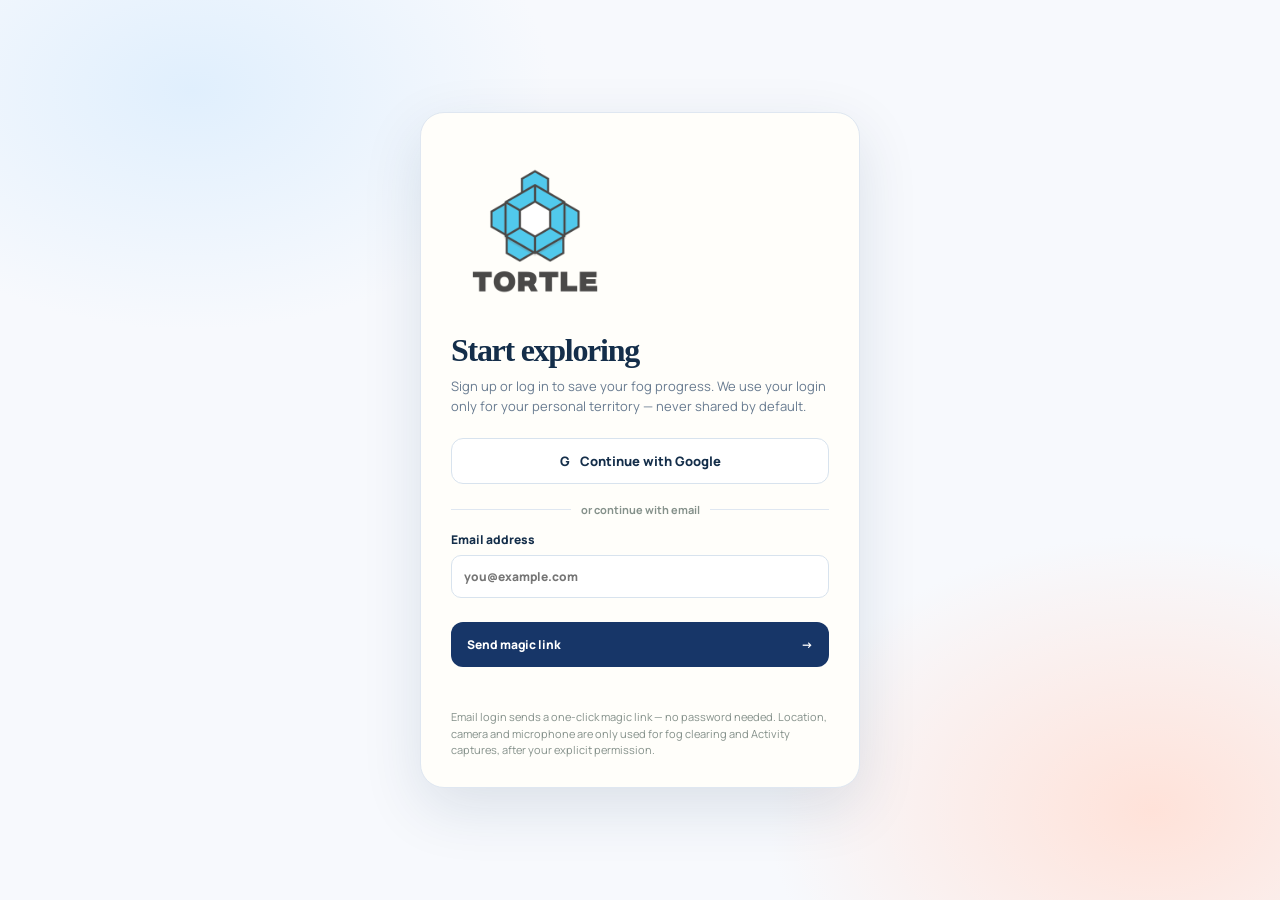
<file: auth.html>
<!DOCTYPE html>
<html lang="en">
<head>
  <meta charset="UTF-8">
  <meta name="viewport" content="width=device-width, initial-scale=1.0">
  <title>Tortle — Sign up / Log in</title>
  <link rel="stylesheet" href="app/style.css">
  <style>
    .auth-shell {
      min-height: 100vh;
      display: grid;
      place-items: center;
      padding: 32px 18px;
      background:
        radial-gradient(600px 400px at 15% 10%, #e0effd 0%, transparent 60%),
        radial-gradient(700px 500px at 90% 90%, #ffe2d9 0%, transparent 55%),
        var(--paper);
    }
    .auth-card {
      width: min(440px, 100%);
      background: #fffefa;
      border: 1px solid var(--line);
      border-radius: 24px;
      padding: 34px 30px 28px;
      box-shadow: 0 20px 60px rgba(17, 47, 80, 0.12);
    }
    .auth-card .brand { margin-bottom: 18px; }
    .auth-card h1 {
      font: 600 32px/1.1 Fraunces, serif;
      letter-spacing: -0.04em;
      margin: 0 0 8px;
    }
    .auth-copy { color: #687b90; font-size: 13px; line-height: 1.55; margin: 0 0 22px; }
    .google-btn {
      width: 100%;
      display: flex; align-items: center; justify-content: center; gap: 10px;
      border: 1px solid #d8e3ee; background: #fff; border-radius: 12px;
      padding: 13px 14px; font-weight: 800; font-size: 13px; color: var(--ink);
    }
    .google-btn:hover { border-color: #a8caea; }
    .divider {
      display: flex; align-items: center; gap: 10px;
      color: #84908a; font-size: 11px; font-weight: 700;
      margin: 18px 0 14px;
    }
    .divider::before, .divider::after {
      content: ""; height: 1px; background: var(--line); flex: 1;
    }
    .auth-field { display: block; font-size: 12px; font-weight: 800; margin: 0 0 10px; }
    .auth-field input {
      display: block; width: 100%; margin-top: 7px;
      border: 1px solid #d8e3ee; background: #fff; border-radius: 10px;
      padding: 12px; outline-color: #4c8fcf;
    }
    .auth-hint { font-size: 11px; color: #84908a; line-height: 1.5; margin: 12px 0 0; }
    .auth-status { font-size: 12px; font-weight: 700; margin: 12px 0 0; min-height: 18px; }
    .auth-status.ok { color: #1f8a4c; }
    .auth-status.err { color: #c0392b; }
  </style>
</head>
<body>
  <div class="auth-shell">
    <div class="auth-card">
      <a href="./index.html" class="brand auth-brand" aria-label="Tortle home">
        <img class="brand-logo" src="app/brand/main-logo-800.png" alt="Tortle" width="168">
      </a>
      <h1>Start exploring</h1>
      <p class="auth-copy">Sign up or log in to save your fog progress. We use your login only for your personal territory — never shared by default.</p>

      <button class="google-btn" id="googleButton" type="button">
        <span aria-hidden="true">G</span> Continue with Google
      </button>

      <div class="divider">or continue with email</div>

      <form id="emailForm">
        <label class="auth-field">
          Email address
          <input id="emailInput" type="email" required autocomplete="email" placeholder="you@example.com">
        </label>
        <button class="primary-button" type="submit" id="emailSubmit">
          Send magic link <span>&rarr;</span>
        </button>
      </form>

      <p class="auth-status" id="authStatus" role="status"></p>
      <p class="auth-hint">Email login sends a one-click magic link — no password needed. Location, camera and microphone are only used for fog clearing and Activity captures, after your explicit permission.</p>
    </div>
  </div>

  <script type="module">
    import { getSession, sendMagicLink, signInWithGoogle, supabase } from './app/auth.js';

    const statusEl = document.querySelector('#authStatus');
    const googleBtn = document.querySelector('#googleButton');
    const form = document.querySelector('#emailForm');
    const emailInput = document.querySelector('#emailInput');
    const submitBtn = document.querySelector('#emailSubmit');

    const params = new URLSearchParams(window.location.search);
    if (params.get('error')) {
      statusEl.textContent = 'Sign-in failed: ' + params.get('error');
      statusEl.className = 'auth-status err';
    }

    // Already signed in? Go straight to the app.
    getSession().then((session) => {
      if (session) window.location.replace('./index.html');
    });

    // Magic-link / OAuth redirect landing back on auth.html (e.g. misconfigured
    // Site URL): pick up the session then forward to the app.
    supabase.auth.onAuthStateChange((event, session) => {
      if ((event === 'SIGNED_IN' || event === 'TOKEN_REFRESHED') && session) {
        window.location.replace('./index.html');
      }
    });

    googleBtn.addEventListener('click', async () => {
      statusEl.textContent = 'Opening Google…';
      statusEl.className = 'auth-status';
      try {
        await signInWithGoogle();
      } catch (e) {
        statusEl.textContent = e.message || 'Google sign-in failed.';
        statusEl.className = 'auth-status err';
      }
    });

    form.addEventListener('submit', async (e) => {
      e.preventDefault();
      const email = emailInput.value.trim();
      if (!email) return;
      submitBtn.disabled = true;
      statusEl.textContent = 'Sending magic link…';
      statusEl.className = 'auth-status';
      try {
        await sendMagicLink(email);
        statusEl.textContent = 'Check your inbox — tap the magic link on this device to finish signing in.';
        statusEl.className = 'auth-status ok';
      } catch (err) {
        statusEl.textContent = err.message || 'Could not send magic link.';
        statusEl.className = 'auth-status err';
      } finally {
        submitBtn.disabled = false;
      }
    });
  </script>
</body>
</html>
</file>
<file: app/style.css>
@import url('https://fonts.googleapis.com/css2?family=DM+Mono:wght@500&family=Manrope:wght@400;500;600;700;800&display=swap');

:root {
  --ink: #142e4a;
  --muted: #708094;
  --paper: #f7f9fd;
  --line: #dfe7f1;
  --mint: #a9d8ff;
  --deep-mint: #2568ab;
  --coral: #ff836b;
  --navy: #112f50;
}

* {
  box-sizing: border-box;
}

html {
  height: 100%;
  overscroll-behavior: none;
  background: #d9e8f5;
}

body {
  margin: 0;
  min-width: 320px;
  background: #d9e8f5;
  color: var(--ink);
  font-family: Manrope, Arial, sans-serif;
  position: fixed;
  inset: 0;
  width: 100%;
  height: 100%;
  overflow: hidden;
  overscroll-behavior: none;
}

button,
input {
  font: inherit;
}

button {
  cursor: pointer;
}

.app-shell {
  /* Pinned, not vh-sized: dvh mis-measures in the PWA webview and leaves
   * a body strip below the shell. Fixed inset always fills the window. */
  position: fixed;
  inset: 0;
  overflow: hidden;
  overscroll-behavior: none;
  display: block;
}

.map-panel {
  position: relative;
  height: 100%;
  background: #d9e8f5;
  isolation: isolate;
  overflow: hidden;
}

.live-map {
  position: absolute;
  inset: 0;
  z-index: 0;
  width: 100%;
  height: 100%;
}

.map-topbar,
.content-header {
  position: relative;
  z-index: 3;
  display: flex;
  align-items: center;
  justify-content: space-between;
}

.map-topbar {
  padding: calc(28px + env(safe-area-inset-top, 0px)) 30px 28px;
}

/* Top-right cluster: Areas -> Tiles -> User, pinned right of the map */
.top-cluster {
  display: flex;
  align-items: center;
  gap: 10px;
  margin-left: auto;
}

.map-topbar .header-counts {
  align-items: center;
  padding: 5px 8px;
  background: rgba(248, 247, 242, 0.92);
  border: 1px solid rgba(255, 255, 255, 0.6);
  border-radius: 14px;
  box-shadow: 0 4px 16px rgba(21, 73, 60, 0.12);
}

.map-topbar .count-panel { padding: 0 5px; gap: 3px; }

.map-topbar .count-box {
  min-width: 30px;
  height: 27px;
  padding: 0 7px;
  font-size: 13px;
  border-radius: 8px;
}

.map-topbar .box-sublabel { display: none; }

.map-topbar .count-divider { margin: 1px 2px; }

.brand {
  color: var(--navy);
  font: 700 22px Manrope, sans-serif;
  text-decoration: none;
  letter-spacing: -0.04em;
  display: flex;
  align-items: center;
  gap: 7px;
}

.brand-logo {
  display: block;
  object-fit: contain;
}

.map-topbar .brand-logo { height: 64px; width: auto; }

.auth-brand {
  display: block;
  margin-bottom: 18px;
}

.auth-brand .brand-logo { width: 168px; height: auto; }



.icon-button {
  width: 38px;
  height: 38px;
  border-radius: 50%;
  border: 2px solid rgba(16, 54, 54, 0.35);
  background: #f5c76a;
  color: #153434;
  font-size: 12px;
  font-weight: 800;
}

.map-controls {
  position: absolute;
  z-index: 3;
  right: 24px;
  top: calc(140px + env(safe-area-inset-top, 0px));
  display: grid;
  gap: 9px;
}

.map-control {
  border: 0;
  width: 42px;
  height: 42px;
  border-radius: 13px;
  background: rgba(248, 247, 242, 0.92);
  color: var(--navy);
  font-size: 20px;
  box-shadow: 0 4px 16px rgba(21, 73, 60, 0.12);
  display: grid;
  place-items: center;
}

.map-legend {
  position: absolute;
  z-index: 3;
  left: 24px;
  top: 88px;
  display: flex;
  gap: 8px;
  flex-wrap: wrap;
}

/* Diagnostic readouts (V0 transient tuning). Top-left stack.
 * Superadmin gets both; admin gets zoom only. */
.zoom-level {
  position: absolute;
  z-index: 3;
  left: 24px;
  top: calc(88px + env(safe-area-inset-top, 0px));
  background: rgba(23, 54, 104, 0.85);
  color: #fff;
  border-radius: 999px;
  padding: 5px 11px;
  font-size: 11px;
  font-weight: 800;
  font-variant-numeric: tabular-nums;
  letter-spacing: 0.02em;
}

.tilt-level {
  position: absolute;
  z-index: 3;
  left: 24px;
  top: calc(118px + env(safe-area-inset-top, 0px));
  background: rgba(23, 54, 104, 0.85);
  color: #fff;
  border-radius: 999px;
  padding: 5px 11px;
  font-size: 11px;
  font-weight: 800;
  font-variant-numeric: tabular-nums;
  letter-spacing: 0.02em;
}

/* Superadmin only (tilt pill exists): the diagnostics button stacks under
 * the zoom + tilt pills on the left instead of the right edge. */
.map-panel:has(#tiltLevel) .map-controls {
  left: 24px;
  right: auto;
  top: calc(152px + env(safe-area-inset-top, 0px));
}

/* Quest maker dock: admin+ only, left column. Default (admin) sits under
 * the logo/pills; superadmin (tilt pill present, diagnostics at 152px)
 * stacks below the diagnostics button. */
.quest-dock {
  position: absolute;
  z-index: 3;
  left: 24px;
  top: calc(152px + env(safe-area-inset-top, 0px));
  display: grid;
  gap: 9px;
}

.quest-dock[hidden] { display: none !important; }

.map-panel:has(#tiltLevel) .quest-dock {
  top: calc(204px + env(safe-area-inset-top, 0px));
}

.quest-dock .map-control.armed {
  background: var(--navy);
  color: #fff;
}

/* Quest mode card: caption, muted pill, blank expanded detail. */
.quest-caption {
  position: absolute;
  top: 10px;
  left: 14px;
  z-index: 2;
  font: 700 9px "DM Mono", monospace;
  letter-spacing: 0.08em;
  text-transform: uppercase;
  color: var(--navy);
  line-height: 1;
}

.quest-caption[hidden] { display: none !important; }

.tile-state-pill.muted {
  opacity: 0.45;
  filter: grayscale(0.6);
}

/* Quest builder: the expanded quest card shows only the quest list —
 * every regular section stays buried no matter the rule order. */
.bottom-card.quest-mode.expanded .detail-content {
  display: block;
  flex: 1;
  min-height: 0;
}

.bottom-card.quest-mode.expanded .detail-content > :not(.quest-build-block) {
  display: none !important;
}

.quest-build-block { min-width: 0; }

.quest-build-block[hidden] { display: none !important; }

.quest-list {
  display: grid;
  gap: 8px;
  min-width: 0;
}

.quest-list > * { min-width: 0; }

.qempty {
  font-size: 12px;
  font-weight: 600;
  color: #8a9aa8;
  padding: 4px 2px;
}

.qrow {
  background: #fff;
  border: 1px solid var(--line);
  border-radius: 12px;
  overflow: hidden;
}

.qrow-main {
  display: flex;
  align-items: center;
  gap: 8px;
  width: 100%;
  padding: 12px;
  min-width: 0;
}

.qrow-main > * { min-width: 0; }

.qrow-main > .qpill,
.qrow-main > .qrow-nameedit { min-width: auto; }

.qrow-toggle {
  flex: 1;
  min-width: 0;
  background: transparent;
  border: 0;
  padding: 0;
  text-align: left;
}

.qrow-toggle[hidden] { display: none !important; }

/* Name Edit sits left of the status pill on open rows. */
.qrow-nameedit {
  flex: none;
  border: 1px solid #8fd0f2;
  background: #fff;
  color: #2a69aa;
  border-radius: 999px;
  padding: 4px 12px;
  font-size: 11px;
  font-weight: 800;
}

.qrow-nameedit[hidden] { display: none !important; }

/* Name-editing: the status pill collapses to a same-color dot. */
.qpill.dot {
  font-size: 0;
  width: 10px;
  height: 10px;
  padding: 0;
  border-radius: 50%;
  overflow: hidden;
}

.qname-row[hidden] { display: none !important; }

.qname-cancel {
  flex: none;
  border: 1px solid #cfd8de;
  background: #fff;
  color: var(--navy);
  border-radius: 10px;
  padding: 9px 12px;
  font-size: 12px;
  font-weight: 800;
}

.qrow-title {
  flex: 1;
  min-width: 0;
  font-size: 13px;
  font-weight: 800;
  white-space: nowrap;
  overflow: hidden;
  text-overflow: ellipsis;
  color: var(--ink);
}

.qpill {
  flex: none;
  font-size: 10px;
  font-weight: 800;
  border-radius: 999px;
  padding: 4px 10px;
}

.qpill.launched { background: #5cc581; color: #fff; }
.qpill.draft { background: #8fd0f2; color: #3a4b5e; }
.qpill.finished { background: #e8a33d; color: #3a4b5e; }

.qrow-detail {
  display: grid;
  gap: 8px;
  padding: 10px 12px 12px;
  border-top: 1px solid var(--line);
  min-width: 0;
}

.qrow-detail > * { min-width: 0; }

.qrow-detail[hidden] { display: none !important; }

.qmean {
  margin: 0;
  font-size: 11px;
  line-height: 1.5;
  color: #5b6b7a;
}

.qactions {
  display: flex;
  flex-wrap: wrap;
  gap: 8px;
  margin-top: 10px;
  min-width: 0;
}

.qactions > * { min-width: 0; }

.qact {
  flex: 1;
  min-width: 0;
  border-radius: 10px;
  padding: 9px 8px;
  font-size: 12px;
  font-weight: 800;
  border: 1px solid var(--navy);
  background: #fff;
  color: var(--navy);
  line-height: 1.4;
  overflow-wrap: anywhere;
}

.qact.primary {
  background: var(--navy);
  color: #fff;
}

.qact.danger {
  border-color: #e53935;
  color: #b0322b;
}

.obj-del {
  flex: none;
  border: 1px solid #e53935;
  background: #fff;
  color: #b0322b;
  border-radius: 999px;
  padding: 4px 12px;
  font-size: 11px;
  font-weight: 800;
}

.obj-del:disabled { opacity: 0.5; }

/* Quest objectives: entry card (field + tool pick + save), then the
 * radio list of saved objective cards. */
.obj-sec-label {
  margin-top: 4px;
  font: 700 9px "DM Mono", monospace;
  letter-spacing: 0.08em;
  text-transform: uppercase;
  color: #6e8278;
  line-height: 1;
}

.obj-entry {
  display: grid;
  gap: 8px;
  border: 1px solid var(--line);
  background: #f7f9fd;
  border-radius: 12px;
  padding: 10px;
  min-width: 0;
}

.obj-entry > * { min-width: 0; }

.obj-entry[hidden] { display: none !important; }

/* Quest row name editor (drafts + Edit-toggled rows). */
.qname-row {
  display: flex;
  gap: 8px;
}

.qname-row input {
  flex: 1;
  min-width: 0;
  border: 1px solid #d8e3ee;
  background: #fff;
  border-radius: 10px;
  padding: 9px 12px;
  font-size: 13px;
  font-weight: 700;
  color: var(--ink);
  outline-color: #4c8fcf;
}

.qname-save {
  flex: none;
  border: 0;
  border-radius: 10px;
  padding: 9px 16px;
  background: var(--navy);
  color: #fff;
  font-size: 12px;
  font-weight: 800;
}

.qname-save:disabled { opacity: 0.5; }

/* Read-only objective lists: entry + row edits hide, radios stay live. */
.obj-locked .obj-entry,
.obj-locked .obj-edit,
.obj-locked .obj-del,
.obj-locked .obj-roles { display: none !important; }

/* Quest card breathing room: status clears the chevron corner. */
.bottom-card.quest-mode .tile-sub-row {
  padding-right: 48px;
}

.obj-entry input {
  width: 100%;
  min-width: 0;
  max-width: 100%;
  box-sizing: border-box;
  border: 1px solid #d8e3ee;
  background: #fff;
  border-radius: 10px;
  padding: 10px 12px;
  font-size: 13px;
  font-weight: 600;
  color: var(--ink);
  outline-color: #4c8fcf;
}

.obj-entry input::placeholder {
  color: #9fb0c3;
  font-weight: 600;
}

.obj-tools {
  display: grid;
  grid-template-columns: repeat(3, 1fr);
  gap: 8px;
  min-width: 0;
}

.obj-tools > * { min-width: 0; }

.obj-tool {
  display: flex;
  flex-direction: column;
  align-items: center;
  gap: 4px;
  border: 1px solid var(--line);
  background: #fff;
  border-radius: 12px;
  padding: 10px 4px;
  color: #2a69aa;
  font-size: 11px;
  font-weight: 800;
  min-width: 0;
  overflow-wrap: anywhere;
}

.obj-tool.selected {
  border-color: var(--navy);
  background: #e0effd;
  color: var(--navy);
}

.obj-entry-foot {
  display: flex;
  gap: 8px;
}

.obj-cancel {
  flex: 1;
  border: 1px solid #cfd8de;
  background: #fff;
  border-radius: 10px;
  padding: 10px;
  font-size: 12px;
  font-weight: 800;
  color: var(--navy);
}

.obj-cancel[hidden] { display: none !important; }

.obj-save {
  flex: 2;
  border: 0;
  border-radius: 10px;
  padding: 10px;
  font-size: 12px;
  font-weight: 800;
  background: var(--navy);
  color: #fff;
}

.obj-save:disabled { opacity: 0.5; }

.obj-list {
  display: grid;
  gap: 8px;
}

.obj-row {
  display: flex;
  align-items: center;
  gap: 9px;
  background: #fff;
  border: 1px solid var(--line);
  border-radius: 12px;
  padding: 10px 12px;
  min-width: 0;
  max-width: 100%;
}

.obj-row > * { min-width: 0; }

.obj-row > .obj-radio,
.obj-row > .obj-tool-tag,
.obj-row > .obj-pin,
.obj-row > .obj-edit,
.obj-row > .obj-del,
.obj-row > .obj-role,
.obj-row > .obj-roles { min-width: auto; }

.obj-radio {
  flex: none;
  width: 20px;
  height: 20px;
  border-radius: 50%;
  border: 2px solid var(--navy);
  background: #fff;
  padding: 0;
}

.obj-radio.on {
  background: var(--navy);
  box-shadow: inset 0 0 0 3px #fff;
}

.obj-text {
  flex: 1;
  min-width: 0;
  font-size: 12px;
  font-weight: 700;
  white-space: nowrap;
  overflow: hidden;
  text-overflow: ellipsis;
  color: var(--ink);
}

.obj-tool-tag {
  flex: none;
  font-size: 10px;
  font-weight: 800;
  border-radius: 999px;
  padding: 3px 9px;
  background: #e2effb;
  color: #2a69aa;
}

.obj-edit {
  flex: none;
  border: 1px solid #8fd0f2;
  background: #fff;
  color: #2a69aa;
  border-radius: 999px;
  padding: 4px 12px;
  font-size: 11px;
  font-weight: 800;
}

/* Quest search: separate floating container riding the quest card top. */
.search-bar {
  position: absolute;
  z-index: 1;
  left: 0;
  right: 0;
  display: flex;
  gap: 8px;
  background: transparent;
  border: 0;
  box-shadow: none;
  pointer-events: none;
}

.search-bar[hidden] { display: none !important; }

.search-bar > * { pointer-events: auto; }

.search-bar input {
  flex: 1;
  min-width: 0;
  border: 1px solid var(--line);
  background: rgba(255, 255, 255, 0.96);
  border-radius: 12px;
  padding: 10px 14px;
  font-size: 13px;
  font-weight: 600;
  color: var(--ink);
  outline-color: #4c8fcf;
  box-shadow: 0 4px 16px rgba(21, 73, 60, 0.12);
}

.search-bar input::placeholder {
  color: #9fb0c3;
  font-weight: 600;
}

.search-bar button {
  flex: none;
  border: 0;
  border-radius: 12px;
  padding: 10px 18px;
  background: var(--navy);
  color: #fff;
  font-size: 12px;
  font-weight: 800;
  box-shadow: 0 4px 16px rgba(21, 73, 60, 0.12);
}

/* Live Explore pill: lives in the toolbar, above the card. */
.map-tracking {
  box-shadow: 0 4px 16px rgba(21, 73, 60, 0.12);
}

.legend-chip {
  background: rgba(248, 247, 242, 0.9);
  border-radius: 999px;
  padding: 5px 9px;
  font-size: 10px;
  font-weight: 700;
  color: var(--navy);
  display: flex;
  align-items: center;
  gap: 6px;
}

.swatch {
  width: 10px;
  height: 10px;
  border-radius: 2px;
}

.swatch.fog {
  background: #3a4b5e;
}
.swatch.activated {
  background: #8fd0f2;
}
.swatch.cleared {
  background: #5cc581;
}

.map-control svg {
  display: block;
}

.map-control.active {
  background: var(--navy);
  color: #fff;
}

/* Sandbox joystick pad: bottom-left, above the summary card. */
.joystick {
  position: absolute;
  z-index: 3;
  left: 24px;
  bottom: calc(210px + env(safe-area-inset-bottom, 0px));
  display: grid;
  gap: 8px;
  justify-items: center;
}

.joystick[hidden] {
  display: none;
}

.joy-base {
  width: 120px;
  height: 120px;
  border-radius: 50%;
  background: rgba(248, 247, 242, 0.92);
  box-shadow: 0 4px 16px rgba(21, 73, 60, 0.12);
  display: grid;
  place-items: center;
  touch-action: none;
  cursor: pointer;
}

.joy-nub {
  width: 52px;
  height: 52px;
  border-radius: 50%;
  background: var(--navy);
  box-shadow: 0 2px 8px rgba(17, 47, 80, 0.35);
}

.joy-tag {
  margin: 0;
  font: 700 9px "DM Mono", monospace;
  letter-spacing: 0.08em;
  color: #fff;
  background: rgba(23, 54, 104, 0.8);
  padding: 3px 8px;
  border-radius: 999px;
}

/* Card dock: bottom-anchored column. The float stack (recenter + Explore
 * Live) rides directly above the card and follows it as it expands. */
.card-dock {
  position: absolute;
  z-index: 4;
  left: 12px;
  right: 12px;
  /* Floor: average phone is 360–430 CSS px wide — the card never
   * collapses below 320px no matter how small the card gets. */
  min-width: 320px;
  /* Flush to the edge over live map: the home indicator floats over the
   * card instead of a solid bar sitting below it. */
  bottom: 12px;
  display: flex;
  flex-direction: column;
  align-items: stretch;
  pointer-events: none;
}

.card-dock > * { pointer-events: auto; }

/* Toolbar: media + Live Explore + recenter in one transparent container,
 * pinned above the collapsed card. The card layers above it, so an
 * expanding card slides over and covers it. */
.tool-bar {
  position: absolute;
  z-index: 1;
  left: 0;
  right: 0;
  display: flex;
  align-items: center;
  gap: 10px;
  background: transparent;
  border: 0;
  box-shadow: none;
  pointer-events: none;
}

.tool-bar > * { pointer-events: auto; }

.tool-bar[hidden] { display: none !important; }

/* Floating voice recorder: pinned above the toolbar, never inside or
 * under the card. The card neither opens nor covers it. */
.voice-panel {
  position: absolute;
  z-index: 3;
  left: 0;
  right: 0;
  pointer-events: auto;
}

.voice-panel[hidden] { display: none !important; }

.voice-panel .capture-area {
  margin-top: 0;
  box-shadow: 0 10px 30px rgba(15, 64, 54, 0.22);
}

.tool-bar .capture-rail {
  align-items: flex-start;
}

.tool-bar .tool-recenter {
  margin-left: auto;
}

.bottom-card {
  position: relative;
  z-index: 2;
  border: 1px solid rgba(255, 255, 255, 0.6);
  background: rgba(248, 247, 242, 0.94);
  border-radius: 18px;
  box-shadow: 0 10px 30px rgba(15, 64, 54, 0.16);
  backdrop-filter: blur(8px);
  max-height: calc(100% - 170px);
  display: flex;
  flex-direction: column;
  overflow: hidden;
  /* No scope for horizontal scrolling anywhere in the card: content
   * resizes to the card, never bleeds past its right edge. */
  overflow-x: clip;
  min-width: 0;
}

.card-handle {
  display: flex;
  justify-content: center;
  padding: 8px 0 0;
  flex: none;
}

.card-handle span {
  width: 36px;
  height: 4px;
  border-radius: 999px;
  background: #d9e2ee;
}

.map-summary {
  display: flex;
  align-items: flex-start;
  gap: 12px;
  padding: 8px 17px 16px;
  cursor: pointer;
  flex: none;
}

.summary-text {
  flex: 1;
  min-width: 0;
}

.detail-content {
  display: none;
  overflow-y: auto;
  overflow-x: clip;
  overscroll-behavior: contain;
  padding: 4px 17px 20px;
  border-top: 1px solid var(--line);
  -webkit-overflow-scrolling: touch;
  min-width: 0;
}

.bottom-card.expanded .detail-content {
  display: block;
}

@media (min-width: 700px) {
  .card-dock {
    left: 25px;
    right: auto;
    width: min(430px, calc(100vw - 50px));
  }
}

.eyebrow {
  margin: 0 0 5px;
  color: #6e8278;
  font: 500 10px "DM Mono", monospace;
  letter-spacing: 0.1em;
  text-transform: uppercase;
}

.territory-title {
  margin: 0;
  font: 800 18px Manrope, sans-serif;
  letter-spacing: -0.02em;
}

.title-stack {
  display: flex;
  flex-direction: column;
  align-items: flex-start;
  gap: 2px;
  min-width: 0;
  flex: 1;
}

/* My City header: title stack top-left, counts flush right */
.city-header {
  display: flex;
  align-items: flex-start;
  justify-content: space-between;
  gap: 12px;
  margin-bottom: 10px;
}

.city-header .header-counts {
  margin-left: auto;
}

.header-counts {
  display: flex;
  align-items: stretch;
  gap: 0;
  flex: none;
  background: transparent;
  border: none;
  border-radius: 12px;
  padding: 7px 6px;
  box-shadow: none;
}

.count-panel {
  display: flex;
  flex-direction: column;
  align-items: center;
  gap: 5px;
  padding: 0 8px;
}

.panel-title {
  font: 700 9px "DM Mono", monospace;
  letter-spacing: 0.08em;
  text-transform: uppercase;
  color: #6e8278;
  line-height: 1;
}

.count-divider {
  width: 1px;
  align-self: stretch;
  background: var(--line);
  margin: 2px 4px;
}

.count-item {
  display: flex;
  flex-direction: column;
  align-items: center;
  gap: 3px;
}

.count-boxes {
  display: flex;
  gap: 6px;
}

.count-box {
  position: relative;
  min-width: 38px;
  height: 34px;
  padding: 0 10px;
  display: grid;
  place-items: center;
  background: #fff;
  border: 1px solid var(--line);
  border-radius: 9px;
  font: 800 15px "DM Mono", monospace;
  font-variant-numeric: tabular-nums;
  line-height: 1;
  box-shadow: 0 1px 4px rgba(16, 46, 74, 0.06);
}

.count-box.activated b {
  color: #8fd0f2;
}

.count-box.unlocked b {
  color: #5cc581;
}

.count-box.neutral b {
  color: var(--navy);
}

.box-dot {
  position: absolute;
  top: -4px;
  right: -4px;
  width: 9px;
  height: 9px;
  border-radius: 50%;
  border: 2px solid rgba(248, 247, 242, 0.94);
  box-shadow: 0 0 0 1px rgba(0,0,0,0.04);
}

.box-dot.blue {
  background: #8fd0f2;
}

.box-dot.green {
  background: #5cc581;
}

.box-sublabel {
  font: 600 8px "DM Mono", monospace;
  letter-spacing: 0.04em;
  text-transform: uppercase;
  color: #6e8278;
  line-height: 1;
}

.count-label {
  font: 600 9px "DM Mono", monospace;
  letter-spacing: 0.06em;
  text-transform: uppercase;
  color: #6e8278;
  line-height: 1;
}

.area-name {
  margin: 0;
  color: #667874;
  font: 600 12px Manrope, sans-serif;
  white-space: nowrap;
  overflow: hidden;
  text-overflow: ellipsis;
  max-width: 100%;
}

.hex-line {
  margin: 1px 0 0;
  color: #8a9aa8;
  font: 500 10px "DM Mono", monospace;
  letter-spacing: 0.02em;
  white-space: nowrap;
  overflow: hidden;
  text-overflow: ellipsis;
}

/* Row 1: tile name + Save/Edit, clear of the chevron corner. */
.tile-info-row {
  display: flex;
  align-items: center;
  justify-content: flex-start;
  gap: 10px;
  margin-bottom: 0;
  /* Chevron occupies the card's top-right corner — keep the row short
   * of it so nothing runs underneath. */
  padding-right: 48px;
}

/* Row 2: info left (aligned to the name above), status hard right. */
.tile-sub-row {
  display: flex;
  align-items: center;
  justify-content: flex-start;
  gap: 10px;
  margin-top: 10px;
  margin-bottom: 10px;
}

.tile-sub-row .title-stack {
  min-width: 0;
  flex: 1;
}

/* Status rides the card's right edge: label right-aligned over the pill. */
.tile-sub-row .tile-status-block {
  margin-left: auto;
  align-items: flex-end;
}

.tile-sub-row .status-label {
  text-align: right;
}

.title-save[hidden] { display: none !important; }

/* Floating quest entry: anchored over the tapped tile (positioned from JS
 * by projecting the tile center). Visible in quest mode only, while the
 * card is collapsed. */
.quest-create-float {
  position: absolute;
  z-index: 4;
  transform: translate(-50%, -130%);
  border: 0;
  border-radius: 999px;
  padding: 10px 20px;
  background: var(--navy);
  color: #fff;
  font-size: 12px;
  font-weight: 800;
  white-space: nowrap;
  box-shadow: 0 8px 24px rgba(17, 47, 80, 0.35);
}

.quest-create-float[hidden] { display: none !important; }

/* Row 2: tile name field shares the row with the status block + button. */
.tile-info-row input {
  flex: 1;
  min-width: 0;
  border: 1px solid var(--line);
  background: #fff;
  border-radius: 10px;
  padding: 9px 12px;
  font-size: 13px;
  font-weight: 700;
  color: var(--ink);
  outline-color: #4c8fcf;
}

.tile-info-row input::placeholder {
  color: #9fb0c3;
  font-weight: 600;
}

.title-save {
  flex: none;
  border: 1px solid var(--navy);
  border-radius: 10px;
  padding: 6px 12px;
  background: var(--navy);
  color: #fff;
  font-size: 11px;
  font-weight: 800;
}

/* Edit variant: sky blue border and text. */
.title-save.is-edit {
  background: #fff;
  border-color: #8fd0f2;
  color: #8fd0f2;
}

/* Saved title: title font in place of the field. */
.tile-title-display {
  flex: 1;
  min-width: 0;
  margin: 0;
  padding: 9px 2px;
  font: 800 17px Manrope, sans-serif;
  letter-spacing: -0.02em;
  color: var(--ink);
  white-space: nowrap;
  overflow: hidden;
  text-overflow: ellipsis;
}

.tile-title-display[hidden],
.tile-info-row input[hidden] { display: none !important; }

/* Locked/Activated stand-in: title font, lighter dark grey. */
.tile-title-message {
  flex: 1;
  min-width: 0;
  margin: 0;
  padding: 9px 2px;
  font: 800 17px Manrope, sans-serif;
  letter-spacing: -0.02em;
  color: #6b7c8f;
  white-space: nowrap;
  overflow: hidden;
  text-overflow: ellipsis;
}

.tile-title-message[hidden] { display: none !important; }

/* Persistent small-caps label over the state pill. */
.tile-status-block {
  display: flex;
  flex-direction: column;
  align-items: flex-start;
  gap: 4px;
  flex: none;
}

.status-label {
  font: 700 9px "DM Mono", monospace;
  letter-spacing: 0.08em;
  text-transform: uppercase;
  color: #6e8278;
  line-height: 1;
}

.title-dialog-actions {
  display: flex;
  gap: 8px;
  margin-top: 4px;
}

.title-dialog-btn {
  flex: 1;
  border-radius: 10px;
  padding: 12px;
  font-size: 13px;
  font-weight: 800;
}

.title-dialog-btn.solid {
  border: 0;
  background: var(--navy);
  color: #fff;
}

.title-dialog-btn.ghost {
  border: 1px solid #cfd8de;
  background: #fff;
  color: var(--navy);
}

.tile-info-row .title-stack {
  min-width: 0;
  /* Don't grow: the pill clusters directly beside the tile info text
   * instead of being shoved to the card's right edge. */
  flex: 0 1 auto;
}

.tile-state-pill {
  flex: none;
  border-radius: 999px;
  padding: 5px 12px;
  font-size: 11px;
  font-weight: 800;
}

.tile-state-pill[hidden] { display: none !important; }

.tile-state-pill.is-locked {
  background: #3a4b5e;
  color: #fff;
}

.tile-state-pill.is-active {
  background: #8fd0f2;
  color: #3a4b5e;
}

.tile-state-pill.is-open {
  background: #5cc581;
  color: #fff;
  border: 1px solid #5cc581;
}

/* Quest tile states: quest count in amber. */
.tile-state-pill.is-quests {
  background: #e8a33d;
  color: #3a4b5e;
  border: 1px solid #e8a33d;
}

/* Author display rules beat the UA [hidden] style — re-assert it so
 * Open tiles truly hide the countdown row + progress track. */
.countdown-row[hidden],
.progress-track[hidden] { display: none !important; }

.countdown-row {
  display: flex;
  align-items: center;
  justify-content: flex-start;
  gap: 6px;
  font-size: 11px;
  color: #667874;
  margin-bottom: 8px;
}

.countdown-text {
  flex: none;
  min-width: 0;
}

.countdown-text b {
  color: var(--navy);
  font-variant-numeric: tabular-nums;
}

.countdown-row.unlocked .countdown-text {
  color: #1f8a4c;
  font-weight: 800;
}

.lock-icon {
  display: grid;
  place-items: center;
  flex: none;
  color: var(--navy);
}

.lock-icon svg {
  display: block;
}

.countdown-row.unlocked .lock-icon {
  color: #1f8a4c;
}

/* Legacy progress-row kept for expanded detail blocks (not the summary card) */
.progress-row {
  display: flex;
  justify-content: space-between;
  font-size: 11px;
  color: #667874;
  margin-bottom: 8px;
}

.progress-track {
  height: 6px;
  background: #e4ece5;
  border-radius: 999px;
  overflow: hidden;
  position: relative;
}

#tileProgressTrack {
  margin-top: 10px;
  width: 100%;
}

.progress-track span {
  display: block;
  height: 100%;
  width: 0;
  border-radius: inherit;
  background: var(--deep-mint);
  transition: width 0.5s ease;
}

.progress-track.unlocked span {
  background: #5cc581;
}

.user-puck {
  width: 18px;
  height: 18px;
  border-radius: 50%;
  background: #2a69aa;
  border: 3px solid #fff;
  box-shadow: 0 0 0 8px rgba(42, 105, 170, 0.18);
}

.content-header {
  gap: 20px;
  padding-top: 18px;
}

.content-header h1 {
  font: 600 clamp(33px, 4vw, 50px) / 1.04 Manrope, sans-serif;
  letter-spacing: -0.045em;
  margin: 0;
}

.status-pill {
  flex: none;
  display: flex;
  gap: 8px;
  align-items: center;
  color: #2568ab;
  background: #dceeff;
  border: 0;
  border-radius: 999px;
  padding: 10px 13px;
  font-size: 11px;
  font-weight: 700;
}

.status-pill i {
  width: 7px;
  height: 7px;
  border-radius: 50%;
  background: #1f8a4c;
}

.status-pill.live i {
  background: #2ed67c;
  box-shadow: 0 0 10px 2px rgba(46, 214, 124, 0.9);
}

.stat-grid {
  display: grid;
  grid-template-columns: repeat(3, 1fr);
  gap: 12px;
  margin: 38px 0 42px;
}

.stat-card {
  display: flex;
  align-items: center;
  gap: 11px;
  border: 1px solid var(--line);
  background: #fffefa;
  border-radius: 15px;
  padding: 15px 13px;
}

.streak-card {
  background: #173d68;
  color: #fff;
  border-color: #173d68;
}

.stat-icon {
  display: grid;
  place-items: center;
  width: 30px;
  height: 30px;
  border-radius: 10px;
  color: #e4fff5;
  background: #2b5f94;
  font-size: 17px;
}

.stat-icon.mint {
  background: #deefff;
  color: #2a69aa;
}

.stat-icon.coral {
  background: #ffe2d9;
  color: #dc6755;
}

.stat-value {
  margin: 0;
  font-weight: 800;
  font-size: 17px;
  white-space: nowrap;
}

.stat-label {
  margin: 1px 0 0;
  color: #73817b;
  font-size: 10px;
  white-space: nowrap;
}

.streak-card .stat-label {
  color: #b3ccc1;
}

.section-block {
  border-top: 1px solid var(--line);
  padding: 29px 0;
}

#unlockingSection {
  border-top: none;
  padding-top: 8px;
}

.section-heading {
  display: flex;
  align-items: end;
  justify-content: space-between;
  gap: 14px;
  margin-bottom: 16px;
}

.section-heading h2 {
  font: 600 23px Manrope, sans-serif;
  letter-spacing: -0.035em;
  margin: 0;
}

.text-button {
  border: 0;
  background: transparent;
  color: #2568ab;
  font-size: 11px;
  font-weight: 800;
  padding: 4px 0;
}

.next-unlock-card {
  display: flex;
  align-items: center;
  gap: 17px;
  padding: 17px;
  border-radius: 16px;
  background: #e4f0fb;
}

.mini-hex {
  width: 45px;
  height: 45px;
  clip-path: polygon(25% 6%, 75% 6%, 100% 50%, 75% 94%, 25% 94%, 0 50%);
  display: grid;
  place-items: center;
  flex: none;
  color: #173d68;
  font-size: 18px;
  background: #9bdaff;
}

.unlock-copy {
  flex: 1;
}

.unlock-copy h3 {
  margin: 0 0 3px;
  font: 600 18px Manrope, sans-serif;
}

.unlock-copy p {
  margin: 0;
  color: #5d736b;
  font-size: 11px;
  line-height: 1.45;
}

.understood-button {
  margin-top: 16px;
  width: 100%;
  border: 0;
  border-radius: 12px;
  padding: 12px 16px;
  background: var(--navy);
  color: #fff;
  font-weight: 800;
  font-size: 12px;
}

.collapsed-bar {
  display: flex;
  align-items: center;
  justify-content: space-between;
  width: 100%;
  border: 1px solid var(--line);
  background: #fff;
  border-radius: 14px;
  padding: 14px 16px;
  font-weight: 700;
  font-size: 13px;
  color: var(--ink);
}

.collapsed-bar[hidden] { display: none !important; }

.collapsed-bar .info-icon {
  display: grid;
  place-items: center;
  width: 28px;
  height: 28px;
  border-radius: 50%;
  background: var(--navy);
  color: #fff;
}

.unlocking-content[hidden] { display: none !important; }

.dark {
  background: #cbdcec;
}

.dark span {
  background: #9bdaff;
}

.arrow-button {
  width: 33px;
  height: 33px;
  border: 0;
  border-radius: 50%;
  background: var(--navy);
  color: white;
  font-size: 21px;
  display: grid;
  place-items: center;
}

.section-subtitle {
  margin: -8px 0 14px;
  color: #6e8278;
  font-size: 11px;
  line-height: 1.4;
}

.activity-choices {
  display: grid;
  grid-template-columns: repeat(3, 1fr);
  gap: 10px;
}

.activity-choice {
  aspect-ratio: 1;
  padding: 12px 8px;
  text-align: center;
  display: flex;
  flex-direction: column;
  align-items: center;
  justify-content: center;
  gap: 8px;
  border: 1px solid var(--line);
  border-radius: 14px;
  background: white;
  color: var(--ink);
  transition: transform 0.2s, border-color 0.2s, box-shadow 0.2s;
}

.activity-choice:hover {
  transform: translateY(-2px);
  border-color: #a8caea;
  box-shadow: 0 6px 15px rgba(30, 80, 69, 0.08);
}

.activity-choice.muted,
.activity-choice:disabled {
  opacity: 0.35;
  filter: grayscale(0.6);
  cursor: not-allowed;
}

.activity-choice.muted:hover,
.activity-choice:disabled:hover {
  transform: none;
  border-color: var(--line);
  box-shadow: none;
}

.activity-choice b {
  display: block;
  font-size: 12px;
  font-weight: 700;
  line-height: 1.2;
}

.choice-icon {
  display: grid;
  place-items: center;
  width: 32px;
  height: 32px;
  border-radius: 9px;
  background: #e2effb;
  color: #2a69aa;
  font-weight: 800;
  flex: none;
}

.capture-area {
  margin-top: 14px;
  border: 1px solid var(--line);
  border-radius: 14px;
  background: #fff;
  padding: 14px;
  display: grid;
  gap: 10px;
}

.capture-area[hidden] { display: none !important; }

.capture-tabs {
  display: flex;
  gap: 8px;
  align-items: center;
}

.capture-tab {
  border: 1px solid var(--line);
  background: #f7f9fd;
  border-radius: 999px;
  padding: 6px 12px;
  font-size: 11px;
  font-weight: 700;
}

.capture-tab.active {
  background: var(--navy);
  color: #fff;
  border-color: var(--navy);
}

.capture-close {
  margin-left: auto;
  border: 0;
  background: transparent;
  font-size: 18px;
  line-height: 1;
  padding: 4px 8px;
}

#photoPreview {
  width: 100%;
  max-height: 220px;
  background: #000;
  border-radius: 10px;
  object-fit: cover;
}

#photoThumb {
  width: 100%;
  max-height: 220px;
  border-radius: 10px;
  object-fit: cover;
}

.capture-actions {
  display: flex;
  flex-wrap: wrap;
  gap: 8px;
  align-items: center;
}

.capture-btn {
  border: 1px solid var(--line);
  background: #fff;
  border-radius: 999px;
  padding: 8px 12px;
  font-size: 11px;
  font-weight: 700;
}

.capture-btn.primary {
  background: var(--navy);
  color: #fff;
  border-color: var(--navy);
}

.capture-btn[hidden] { display: none !important; }

.capture-hint {
  color: #8a9aa8;
  font-size: 10px;
}

.voice-bar {
  display: flex;
  align-items: center;
  gap: 10px;
}

.voice-wave {
  flex: 1;
  height: 28px;
  border-radius: 8px;
  background: #e2effb;
  position: relative;
  overflow: hidden;
}

.voice-timer {
  font: 700 12px "DM Mono", monospace;
  font-variant-numeric: tabular-nums;
}

#voiceAudio { width: 100%; }

@media (max-width: 840px) {
  .activity-choices {
    grid-template-columns: repeat(3, 1fr);
  }
}

.outing-chip {
  display: inline-flex;
  margin-left: 8px;
  padding: 2px 8px;
  border-radius: 999px;
  background: #ffe2d9;
  color: #dc6755;
  font-size: 10px;
}

.outing-chip[hidden] {
  display: none;
}

.leaderboard {
  margin: 0;
  padding: 0;
  list-style: none;
  display: grid;
  gap: 3px;
}

.leaderboard li {
  display: grid;
  grid-template-columns: 21px 27px 1fr auto;
  align-items: center;
  gap: 9px;
  padding: 8px;
  border-radius: 10px;
  font-size: 11px;
}

.leaderboard li.you {
  background: #e3f0fb;
}

.rank {
  color: #82908a;
  font: 500 10px "DM Mono", monospace;
}

.avatar {
  width: 25px;
  height: 25px;
  display: grid;
  place-items: center;
  border-radius: 50%;
  font-size: 10px;
  font-weight: 800;
  color: #fff;
}

.violet {
  background: #6e66a9;
}
.gold {
  background: #cd9f42;
}
.user {
  background: #2a69aa;
}
.person {
  font-weight: 700;
}
.person small {
  display: inline;
  margin-left: 5px;
  color: #82908a;
  font-size: 9px;
  font-weight: 500;
}
.leaderboard li b {
  font: 700 12px "DM Mono", monospace;
}

.data-credit {
  margin: 18px 0 4px;
  color: #84908a;
  font-size: 9px;
  line-height: 1.5;
}

.dialog {
  border: 0;
  padding: 0;
  background: transparent;
  max-width: 510px;
  width: calc(100% - 32px);
}

.dialog::backdrop {
  background: rgba(12, 38, 70, 0.48);
  backdrop-filter: blur(3px);
}

.dialog-card {
  position: relative;
  background: #fbfaf5;
  border-radius: 24px;
  padding: 31px;
  box-shadow: 0 20px 80px rgba(0, 0, 0, 0.25);
}

.dialog-card h2 {
  font: 600 32px Manrope, sans-serif;
  letter-spacing: -0.04em;
  margin: 0 0 6px;
}

.dialog-copy {
  color: #687b90;
  font-size: 13px;
  line-height: 1.5;
  margin: 0 0 23px;
}

.dialog-close {
  position: absolute;
  right: 15px;
  top: 13px;
  border: 0;
  background: transparent;
  font-size: 25px;
  color: #6e8499;
}

.field-label {
  display: block;
  font-size: 12px;
  font-weight: 800;
  margin: 16px 0 8px;
}

.field-label small {
  font-weight: 500;
  color: #84908a;
}

.field-label input {
  display: block;
  width: 100%;
  border: 1px solid #d8e3ee;
  background: white;
  border-radius: 10px;
  padding: 12px;
  margin-top: 7px;
  outline-color: #4c8fcf;
}

.category-grid {
  display: grid;
  grid-template-columns: repeat(2, 1fr);
  gap: 8px;
}

.category {
  border: 1px solid #dde6f0;
  background: white;
  border-radius: 9px;
  padding: 10px 8px;
  color: #60758b;
  font-size: 11px;
  font-weight: 700;
  text-align: left;
}

.category.selected {
  border-color: #397fc3;
  background: #e0effd;
  color: #2568ab;
}

.primary-button {
  margin-top: 24px;
  width: 100%;
  display: flex;
  justify-content: space-between;
  align-items: center;
  border: 0;
  border-radius: 12px;
  padding: 14px 16px;
  background: #173668;
  color: white;
  font-weight: 800;
  font-size: 12px;
}

.toast {
  position: fixed;
  z-index: 10;
  left: 50%;
  bottom: 25px;
  transform: translate(-50%, 130px);
  opacity: 0;
  transition: 0.35s;
  background: #173668;
  color: white;
  padding: 12px 17px;
  border-radius: 999px;
  box-shadow: 0 12px 25px rgba(0, 0, 0, 0.2);
  font-size: 12px;
  font-weight: 700;
  max-width: min(520px, calc(100% - 24px));
}

.pwa-banner {
  position: fixed;
  z-index: 9;
  left: 12px;
  right: 12px;
  bottom: calc(12px + env(safe-area-inset-bottom, 0px));
  display: flex;
  align-items: center;
  gap: 10px;
  background: #173668;
  color: #fff;
  padding: 10px 12px 10px 16px;
  border-radius: 14px;
  box-shadow: 0 10px 30px rgba(15,64,54,0.22);
  font-size: 12px;
  font-weight: 700;
}

.pwa-banner[hidden] { display: none; }

.pwa-install {
  margin-left: auto;
  border: 0;
  background: #fff;
  color: #173668;
  padding: 7px 12px;
  border-radius: 999px;
  font-weight: 800;
  font-size: 11px;
}

.pwa-dismiss {
  border: 0;
  background: transparent;
  color: #fff;
  font-size: 18px;
  line-height: 1;
  padding: 4px 6px;
}

/* Fullscreen camera */
.cam-sheet {
  border: 0;
  padding: 0;
  margin: 0;
  max-width: 100vw;
  max-height: 100%;
  width: 100vw;
  height: 100%;
  background: #000;
  color: #fff;
}

.cam-sheet::backdrop { background: #000; }

.cam-top {
  position: absolute;
  top: 0; left: 0; right: 0;
  z-index: 2;
  display: flex;
  align-items: center;
  justify-content: center;
  padding: calc(14px + env(safe-area-inset-top, 0px)) 16px 12px;
  background: linear-gradient(rgba(0,0,0,0.5), transparent);
}

.cam-toggle {
  display: flex;
  gap: 4px;
  background: rgba(255,255,255,0.16);
  border-radius: 999px;
  padding: 3px;
}

.cam-tab {
  border: 0;
  background: transparent;
  color: #fff;
  border-radius: 999px;
  padding: 7px 16px;
  font-size: 12px;
  font-weight: 700;
}

.cam-tab.active { background: #fff; color: #000; }

.cam-close {
  position: absolute;
  right: 12px;
  top: calc(12px + env(safe-area-inset-top, 0px));
  border: 0;
  background: rgba(255,255,255,0.16);
  color: #fff;
  width: 36px; height: 36px;
  border-radius: 50%;
  font-size: 20px;
  line-height: 1;
}

#camPreview, #camReview {
  position: absolute;
  inset: 0;
  width: 100%;
  height: 100%;
  object-fit: cover;
}

#camReview[hidden] { display: none !important; }

.cam-bottom {
  position: absolute;
  bottom: 0; left: 0; right: 0;
  z-index: 2;
  display: flex;
  align-items: center;
  justify-content: center;
  gap: 28px;
  padding: 18px 16px calc(22px + env(safe-area-inset-bottom, 0px));
  background: linear-gradient(transparent, rgba(0,0,0,0.55));
}

.cam-shutter {
  width: 68px; height: 68px;
  border-radius: 50%;
  border: 4px solid #fff;
  background: transparent;
  flex: none;
}

.cam-shutter.recording { background: #e5484d; }

.cam-flip, .cam-retake {
  border: 0;
  background: rgba(255,255,255,0.16);
  color: #fff;
  width: 44px; height: 44px;
  border-radius: 50%;
  font-size: 18px;
  font-weight: 800;
}

.cam-save {
  border: 0;
  background: #fff;
  color: #000;
  border-radius: 999px;
  padding: 12px 26px;
  font-weight: 800;
  font-size: 14px;
}

.cam-save[hidden], .cam-retake[hidden] { display: none !important; }

/* Tile gallery */
.tile-gallery {
  margin-top: 12px;
  display: grid;
  grid-template-columns: repeat(3, 1fr);
  gap: 8px;
}

.tile-gallery[hidden] { display: none !important; }

.tile-gallery .g-thumb {
  width: 100%;
  aspect-ratio: 1;
  object-fit: cover;
  border-radius: 10px;
  background: #e4ece5;
  border: 0;
  padding: 0;
  overflow: hidden;
}

.tile-gallery .g-thumb.voice-thumb {
  display: grid;
  place-items: center;
  background: #e2effb;
  color: #2a69aa;
  cursor: pointer;
}

.tile-gallery .g-thumb.voice-thumb svg {
  display: block;
}

/* Gallery header + select/delete */
.gallery-bar {
  margin-top: 12px;
  display: flex;
  align-items: center;
  justify-content: space-between;
}

.gallery-bar[hidden] { display: none !important; }

.gallery-count {
  font-size: 12px;
  font-weight: 700;
  color: #5b6b7a;
}

.gallery-select {
  border: 1px solid #cfd8de;
  background: #fff;
  border-radius: 999px;
  padding: 4px 14px;
  font-size: 12px;
  font-weight: 800;
  color: #173668;
}

/* Screen-fixed user puck: sky-blue dot, white border, dims on browse */
#userPuck {
  position: absolute;
  left: 50%;
  top: 50%;
  width: 18px;
  height: 18px;
  margin: -9px 0 0 -9px;
  border-radius: 50%;
  background: #4aa8dd;
  border: 3px solid #fff;
  box-shadow: 0 1px 6px rgba(0,0,0,0.45);
  z-index: 5;
  pointer-events: none;
  transition: opacity 0.3s ease;
}

#userPuck.dimmed { opacity: 0.3; }

/* Attention loop: 2s bounce then 2s pulse at full visibility */
#userPuck.bouncing { animation: puck-bounce 0.5s ease-in-out 4; }

#userPuck.pulsing { animation: puck-pulse 1s ease-in-out 2; }

/* Drop-blip mode: amber dot, rapid pulse while the maker pans the map. */
#userPuck.dropping {
  background: #e8a33d;
  animation: puck-drop 0.45s ease-in-out infinite;
}

@keyframes puck-drop {
  0%, 100% { transform: scale(1); box-shadow: 0 1px 6px rgba(0,0,0,0.45); }
  50% { transform: scale(1.45); box-shadow: 0 0 0 10px rgba(232,163,61,0.4); }
}

/* Drop Blip overlay: floats over the pulsing dot at screen center. */
#dropBlipWrap {
  position: fixed;
  left: 50%;
  top: 50%;
  transform: translate(-50%, 34px);
  display: flex;
  flex-direction: column;
  gap: 6px;
  align-items: center;
  z-index: 60;
}

#dropBlipWrap[hidden] { display: none !important; }

#dropBlipBtn {
  border: 0;
  border-radius: 999px;
  padding: 12px 26px;
  background: #e8a33d;
  color: #fff;
  font-size: 14px;
  font-weight: 800;
  box-shadow: 0 4px 16px rgba(0,0,0,0.35);
}

#dropBlipCancel {
  border: 0;
  background: rgba(20,30,45,0.65);
  color: #fff;
  border-radius: 999px;
  padding: 6px 14px;
  font-size: 11px;
  font-weight: 700;
}

/* Navigation pin block inside the objective entry. */
.obj-navblock {
  display: flex;
  flex-direction: column;
  gap: 8px;
  margin-top: 10px;
  background: #fdf6ea;
  border: 1px dashed #e8a33d;
  border-radius: 12px;
  padding: 10px 12px;
}

.obj-navblock[hidden] { display: none !important; }

.obj-navhint {
  margin: 0;
  font-size: 12px;
  font-weight: 600;
  color: #8a6a2b;
}

.obj-markbtn {
  border: 0;
  border-radius: 10px;
  padding: 10px 12px;
  background: #e8a33d;
  color: #fff;
  font-size: 12px;
  font-weight: 800;
}

.obj-pinchip {
  display: inline-flex;
  align-items: center;
  gap: 8px;
  align-self: flex-start;
  background: #e8a33d;
  color: #fff;
  border-radius: 999px;
  padding: 5px 6px 5px 12px;
  font-size: 11px;
  font-weight: 800;
}

.obj-pinchip[hidden] { display: none !important; }

.obj-pinclear {
  border: 0;
  border-radius: 50%;
  width: 20px;
  height: 20px;
  background: rgba(255,255,255,0.3);
  color: #fff;
  font-size: 10px;
  font-weight: 800;
  line-height: 1;
}

/* Amber blip marker on objective rows carrying an exact location. */
.obj-pin {
  flex: none;
  width: 10px;
  height: 10px;
  border-radius: 50%;
  background: #e8a33d;
  border: 2px solid #fff;
  box-shadow: 0 1px 4px rgba(0,0,0,0.3);
}

.obj-pin.main { background: #e8a33d; }
.obj-pin.trail { background: #2fbf71; }
.obj-pin.end { background: #e53935; }
/* True half-amber / half-red for the combined Main+End dot. */
.obj-pin.main_end {
  background: linear-gradient(90deg, #e8a33d 0 50%, #e53935 50% 100%);
}

/* Blip role chips (editable rows) + tags (read-only rows). */
.obj-roles {
  flex: none;
  display: inline-flex;
  gap: 6px;
}

.obj-role {
  border-radius: 999px;
  padding: 4px 10px;
  font-size: 10px;
  font-weight: 800;
  background: #fff;
  min-width: 0;
}

.obj-role.main { border: 1px solid #e8a33d; color: #9a6b1d; }
.obj-role.main.on { background: #e8a33d; color: #fff; }
.obj-role.end { border: 1px solid #e53935; color: #b0322b; }
.obj-role.end.on { background: #e53935; color: #fff; }

.blip-tag.main { background: #fbeed3; color: #9a6b1d; }
.blip-tag.trail { background: #dcf3e5; color: #1e7a45; }
.blip-tag.end { background: #fbdcdc; color: #b0322b; }
.blip-tag.main_end {
  background: linear-gradient(90deg, #fbeed3 0 50%, #fbdcdc 50% 100%);
  color: #6b4a1f;
}

@keyframes puck-bounce {
  0%, 100% { transform: translateY(0); }
  50% { transform: translateY(-7px); }
}

@keyframes puck-pulse {
  0%, 100% { transform: scale(1); box-shadow: 0 1px 6px rgba(0,0,0,0.45); }
  50% { transform: scale(1.3); box-shadow: 0 0 0 8px rgba(74,168,221,0.35); }
}

/* Sheet arrow: top-right of the card. Up = collapsed, down = open. */
.sheet-arrow {
  position: absolute;
  top: 8px;
  right: 12px;
  z-index: 2;
  width: 30px;
  height: 30px;
  border-radius: 50%;
  border: 1px solid var(--line);
  background: #fff;
  color: var(--navy);
  display: grid;
  place-items: center;
  padding: 0;
}

.sheet-arrow svg { transition: transform 0.2s ease; }

.bottom-card.expanded .sheet-arrow svg { transform: rotate(180deg); }

/* Capture rail: compact buttons left of the tile info */
.capture-rail {
  display: flex;
  flex-direction: column;
  align-items: flex-start;
  gap: 6px;
  flex: none;
}

/* Title row: buttons only (tile info lives inside the card) */
.city-header {
  align-items: flex-start;
  padding-right: 36px;
}

.detail-titles { margin: 2px 0 12px; }

.city-header .title-stack {
  margin-left: 0;
  text-align: left;
  align-items: flex-start;
  min-width: 0;
}

.capture-rail .outing-chip { margin-left: 0; }

.capture-rail .activity-choices {
  display: flex;
  flex-direction: row;
  gap: 8px;
}

/* Icon containers equal-sized; labels sit outside, below each button */
.capture-rail .choice-item {
  display: flex;
  flex-direction: column;
  align-items: center;
  gap: 3px;
  width: 64px;
}

.capture-rail .choice-item > b {
  font-size: 10px;
  font-weight: 700;
  line-height: 1.2;
  text-align: center;
  color: #fff;
  text-shadow: 0 1px 4px rgba(0, 0, 0, 0.65);
}

.capture-rail .activity-choice {
  width: 52px;
  height: 52px;
  aspect-ratio: auto;
  padding: 0;
  display: grid;
  place-items: center;
  border-radius: 13px;
  background: transparent;
  border: 0;
  box-shadow: none;
}

/* White containers, blue glyphs */
.capture-rail .choice-icon {
  width: 52px;
  height: 52px;
  border-radius: 13px;
  background: #fff;
  border: 1px solid var(--line);
  color: #2a69aa;
}

.capture-rail .choice-icon svg {
  width: 20px;
  height: 20px;
}

/* Voice + gallery fill the collapsed card under the title row */
.memory-block { margin-top: 10px; }

.memory-block .capture-area { margin-top: 0; }
.memory-block .tile-gallery { margin-top: 10px; }

.tile-gallery .g-item { position: relative; }

.tile-gallery .g-item .g-thumb { display: block; }

.tile-gallery .g-item.selected .g-thumb {
  outline: 3px solid #2a69aa;
  outline-offset: -3px;
}

.g-play {
  position: absolute;
  inset: 0;
  display: grid;
  place-items: center;
  pointer-events: none;
}

.g-play svg {
  background: rgba(0,0,0,0.45);
  border-radius: 50%;
  padding: 7px;
  box-sizing: content-box;
}

.g-del {
  position: absolute;
  top: 6px;
  right: 6px;
  width: 24px;
  height: 24px;
  border: 0;
  border-radius: 50%;
  background: rgba(0,0,0,0.55);
  color: #fff;
  font-size: 16px;
  line-height: 1;
  font-weight: 800;
  display: grid;
  place-items: center;
  padding: 0 0 2px;
}

.g-del.armed { background: #c0392b; }

/* Missing-file references: honest placeholder, not a spinner. */
.g-item.missing {
  display: flex;
  align-items: center;
  justify-content: center;
  min-height: 96px;
  background: #f3ede2;
  border: 1px dashed #c9bfae;
  border-radius: 12px;
}

.g-missing-label {
  font-size: 11px;
  font-weight: 800;
  color: #8a7a5f;
}

.vslab.missing { opacity: 0.75; }

.g-item.selecting .g-del { display: none; }

.g-check {
  position: absolute;
  top: 6px;
  left: 6px;
  width: 24px;
  height: 24px;
  border-radius: 50%;
  border: 2px solid #fff;
  background: rgba(0,0,0,0.35);
  display: none;
  place-items: center;
}

.g-item.selecting .g-check { display: grid; }

.g-item.selected .g-check {
  background: #2a69aa;
  border-color: #2a69aa;
}

.gallery-deletebar {
  margin-top: 8px;
  display: flex;
  gap: 8px;
}

.gallery-deletebar[hidden] { display: none !important; }

.gallery-cancel {
  flex: 1;
  border: 1px solid #cfd8de;
  background: #fff;
  border-radius: 10px;
  padding: 8px;
  font-size: 13px;
  font-weight: 800;
  color: #173668;
}

.gallery-delete {
  flex: 2;
  border: 0;
  border-radius: 10px;
  padding: 8px;
  font-size: 13px;
  font-weight: 800;
  background: #f3d7d2;
  color: #a93226;
}

.gallery-delete:disabled { opacity: 0.45; }

.gallery-delete.armed {
  background: #c0392b;
  color: #fff;
}

/* Voice gallery: one long slab per note with its waveform on it. */
.voice-gallery {
  margin-top: 12px;
  display: grid;
  gap: 8px;
}

.voice-gallery[hidden] { display: none !important; }

.vsec-head {
  font: 700 9px "DM Mono", monospace;
  letter-spacing: 0.08em;
  text-transform: uppercase;
  color: #6e8278;
  line-height: 1;
  padding: 2px 2px 0;
}

.vslab {
  position: relative;
  background: #fff;
  border: 1px solid var(--line);
  border-radius: 14px;
  overflow: hidden;
}

.vslab-main {
  display: flex;
  align-items: center;
  gap: 10px;
  width: 100%;
  background: transparent;
  border: 0;
  padding: 12px 40px 12px 12px;
  text-align: left;
}

.vslab-icon {
  display: grid;
  place-items: center;
  width: 44px;
  height: 44px;
  flex: none;
  border-radius: 13px;
  background: #e2effb;
  color: #2a69aa;
}

.vslab-meta {
  flex: none;
  min-width: 0;
  max-width: 96px;
  display: flex;
  flex-direction: column;
  gap: 2px;
}

.vslab-meta b {
  font-size: 12px;
  font-weight: 800;
  white-space: nowrap;
  overflow: hidden;
  text-overflow: ellipsis;
}

.vslab-meta small {
  font: 500 10px "DM Mono", monospace;
  color: #8a9aa8;
}

.vslab-wave {
  flex: 1;
  min-width: 0;
  height: 28px;
  display: flex;
  align-items: center;
  gap: 2px;
  overflow: hidden;
}

.vslab-wave span {
  width: 3px;
  min-height: 3px;
  height: 4px;
  border-radius: 2px;
  background: #2a69aa;
  opacity: 0.55;
  flex: none;
}

.vslab-dur {
  flex: none;
  font: 700 11px "DM Mono", monospace;
  font-variant-numeric: tabular-nums;
  color: #5b6b7a;
}

.vslab-del {
  position: absolute;
  top: 8px;
  right: 8px;
  width: 24px;
  height: 24px;
  border: 0;
  border-radius: 50%;
  background: rgba(0,0,0,0.45);
  color: #fff;
  font-size: 15px;
  line-height: 1;
  font-weight: 800;
  display: grid;
  place-items: center;
  padding: 0 0 2px;
}

.vslab-del.armed { background: #c0392b; }

/* Inline player: attached right under its slab. */
.vslab-player {
  display: flex;
  align-items: center;
  gap: 8px;
  padding: 10px 12px;
  border-top: 1px solid var(--line);
  background: #f7f9fd;
}

.vslab-player[hidden] { display: none !important; }

.vslab-pbtn {
  flex: none;
  border: 1px solid var(--line);
  background: #fff;
  border-radius: 999px;
  padding: 7px 13px;
  font-size: 11px;
  font-weight: 800;
  color: var(--navy);
}

.vslab-pbtn.primary {
  background: var(--navy);
  border-color: var(--navy);
  color: #fff;
}

.vslab-track {
  flex: 1;
  height: 4px;
  border-radius: 999px;
  background: #e4ece5;
  overflow: hidden;
  cursor: pointer;
}

.vslab-track span {
  display: block;
  height: 100%;
  width: 0;
  background: var(--deep-mint);
  border-radius: inherit;
}

.vslab-time {
  flex: none;
  font: 700 11px "DM Mono", monospace;
  font-variant-numeric: tabular-nums;
  color: #5b6b7a;
}

/* Media viewer */
.viewer {
  border: 0;
  padding: 0;
  margin: 0;
  max-width: 100vw;
  max-height: 100%;
  width: 100vw;
  height: 100%;
  background: #000;
}

.viewer::backdrop { background: rgba(0,0,0,0.92); }

.viewer-close { z-index: 2; }

.viewer-nav {
  position: absolute;
  top: 50%;
  transform: translateY(-50%);
  z-index: 2;
  border: 0;
  background: rgba(255,255,255,0.16);
  color: #fff;
  width: 44px; height: 44px;
  border-radius: 50%;
  font-size: 26px;
  line-height: 1;
  font-weight: 800;
}

.viewer-nav.prev { left: 12px; }
.viewer-nav.next { right: 12px; }
.viewer-nav[hidden] { display: none !important; }

.voice-wave {
  display: flex;
  align-items: center;
  gap: 2px;
  padding: 4px 8px;
}

.voice-wave span {
  width: 3px;
  min-height: 3px;
  height: 4px;
  border-radius: 2px;
  background: #2a69aa;
  flex: none;
}

#viewerImg, #viewerVideo {
  position: absolute;
  inset: 0;
  width: 100%;
  height: 100%;
  object-fit: contain;
  background: #000;
}

#viewerImg[hidden], #viewerVideo[hidden] { display: none !important; }

/* Custom video player: center transport, seek ~26% from bottom,
   vertical volume at the right edge. Chrome fades as one group. */
.viewer-video-wrap {
  position: absolute;
  inset: 0;
  background: #000;
}

.viewer-video-wrap[hidden] { display: none !important; }

.v-chrome {
  position: absolute;
  inset: 0;
  z-index: 3;
  pointer-events: none;
  opacity: 0;
  transition: opacity 0.25s ease;
}

.viewer-video-wrap.visible .v-chrome { opacity: 1; }

.v-chrome button,
.v-chrome input { pointer-events: auto; }

.v-center {
  position: absolute;
  left: 50%;
  top: 50%;
  transform: translate(-50%, -50%);
  display: flex;
  align-items: center;
  gap: 20px;
}

.v-btn {
  width: 54px;
  height: 54px;
  border: 0;
  border-radius: 50%;
  background: rgba(255,255,255,0.18);
  color: #fff;
  display: grid;
  place-items: center;
  padding: 0;
}

.v-btn.play {
  width: 68px;
  height: 68px;
  background: rgba(255,255,255,0.24);
}

.v-seek {
  position: absolute;
  left: 16px;
  right: 16px;
  bottom: 26%;
  display: flex;
  align-items: center;
  gap: 10px;
}

.v-seek input[type="range"] {
  flex: 1;
  accent-color: #fff;
}

.v-time {
  color: #fff;
  font-size: 12px;
  font-weight: 700;
  min-width: 36px;
  text-align: center;
  text-shadow: 0 1px 3px rgba(0,0,0,0.8);
}

.v-vol {
  position: absolute;
  right: 14px;
  bottom: 8%;
}

.v-vol input[type="range"] {
  -webkit-appearance: slider-vertical;
  appearance: slider-vertical;
  writing-mode: vertical-lr;
  direction: rtl;
  width: 30px;
  height: 120px;
  accent-color: #fff;
}

#viewerAudio[hidden] { display: none !important; }

.audio-player {
  position: absolute;
  left: 50%;
  top: 50%;
  transform: translate(-50%, -50%);
  width: min(320px, 86vw);
  display: flex;
  flex-direction: column;
  align-items: center;
  gap: 14px;
}

.audio-player[hidden] { display: none !important; }

.audio-wave {
  position: relative;
  width: 100%;
  height: 96px;
  border-radius: 12px;
  background: rgba(255,255,255,0.12);
  display: flex;
  align-items: center;
  gap: 2px;
  padding: 10px 12px;
  overflow: hidden;
}

.audio-wave span.bar {
  width: 3px;
  min-height: 3px;
  height: 4px;
  border-radius: 2px;
  background: #fff;
  flex: none;
}

.audio-remain {
  position: absolute;
  right: 8px;
  bottom: 6px;
  color: #fff;
  font: 700 11px "DM Mono", monospace;
  font-variant-numeric: tabular-nums;
}

.audio-controls {
  display: flex;
  gap: 8px;
}

.audio-btn {
  border: 1px solid rgba(255,255,255,0.4);
  background: transparent;
  color: #fff;
  border-radius: 999px;
  padding: 8px 14px;
  font-size: 12px;
  font-weight: 700;
  cursor: pointer;
  display: grid;
  place-items: center;
}

.audio-btn svg { display: block; }

.voice-wave span {
  opacity: 0.3;
}

.voice-wave span.played {
  opacity: 1;
}

.audio-wave span.bar {
  opacity: 0.35;
}

.audio-wave span.bar.played {
  opacity: 1;
}

.audio-track {
  width: 100%;
  height: 4px;
  border-radius: 999px;
  background: rgba(255,255,255,0.25);
  overflow: hidden;
  cursor: pointer;
}

.audio-track span {
  display: block;
  height: 100%;
  width: 0;
  background: #fff;
  border-radius: inherit;
}

.audio-time {
  color: #fff;
  font: 700 12px "DM Mono", monospace;
  font-variant-numeric: tabular-nums;
}

/* Location gate */
.gate-dialog {
  max-width: 420px;
  width: calc(100% - 32px);
}

.gate-card {
  text-align: center;
  padding: 28px 24px 22px;
}

.gate-icon {
  width: 56px;
  height: 56px;
  margin: 0 auto 14px;
  display: grid;
  place-items: center;
  border-radius: 16px;
  background: #e2effb;
  color: #2a69aa;
}

.gate-state h2 {
  text-align: center;
}

.gate-privacy {
  margin: 12px 0 0;
  color: #8a9aa8;
  font-size: 10px;
  line-height: 1.4;
}

.gate-error {
  margin: 10px 0 0;
  color: #a93226;
  font-size: 11px;
  font-weight: 700;
  line-height: 1.5;
}

.gate-error[hidden] { display: none !important; }

.gate-secondary {
  margin-top: 10px;
  width: 100%;
  text-align: center;
  padding: 10px;
}

.gate-cards {
  display: grid;
  gap: 10px;
  margin: 16px 0;
  text-align: left;
}

.city-card {
  display: flex;
  align-items: center;
  justify-content: space-between;
  gap: 12px;
  width: 100%;
  padding: 14px 14px;
  border: 1px solid var(--line);
  border-radius: 14px;
  background: #fff;
  text-align: left;
}

.city-card b { font-size: 14px; }
.city-card small { display: block; color: #8a9aa8; font-size: 11px; margin-top: 2px; }
.city-card span:last-child { color: var(--navy); font-weight: 800; font-size: 12px; }

.toast.visible {
  transform: translate(-50%, 0);
  opacity: 1;
}

.stat-icon svg,
.choice-icon svg,
.mini-hex svg,
.arrow-button svg,
.primary-button svg {
  display: block;
}

.primary-button svg {
  flex: none;
}

@media (max-width: 840px) {
  .stat-grid {
    grid-template-columns: repeat(3, 1fr);
    gap: 8px;
    margin: 22px 0 26px;
  }
  .stat-card {
    padding: 12px 10px;
  }
}
</file>
